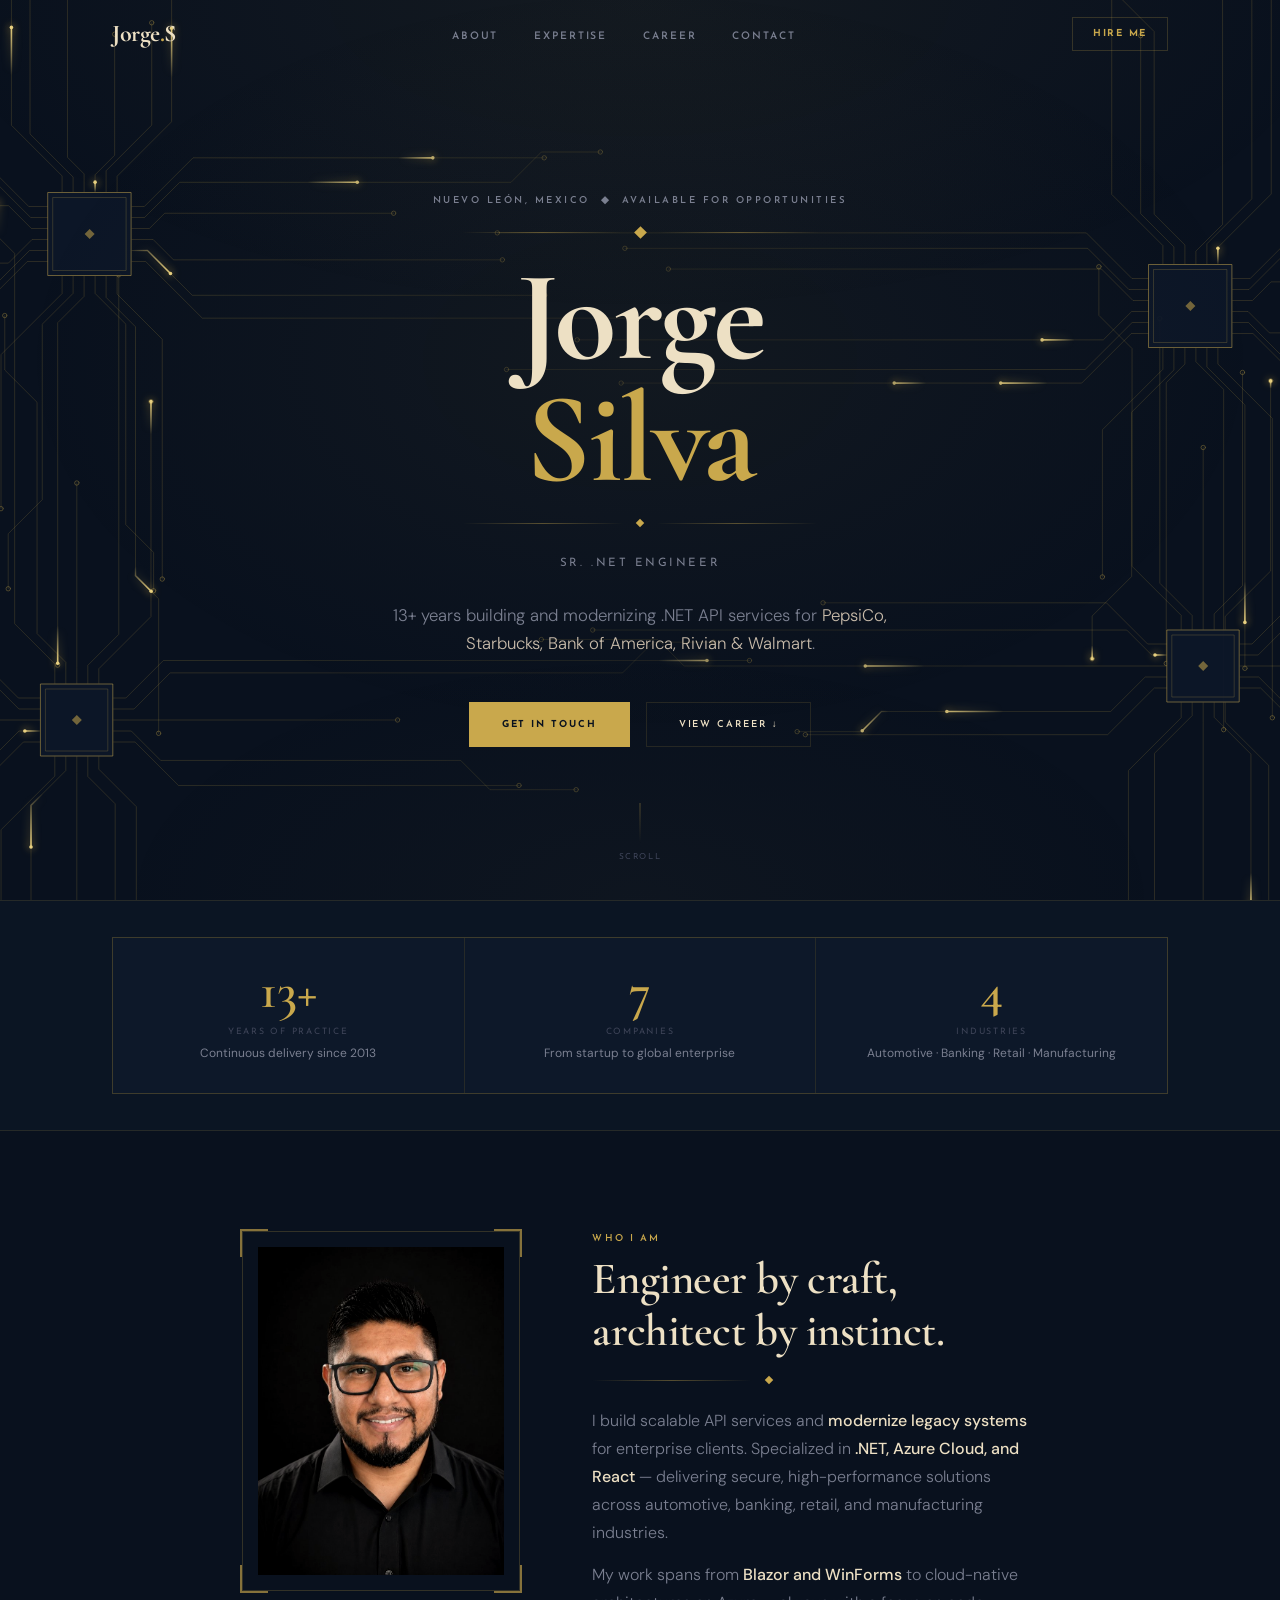
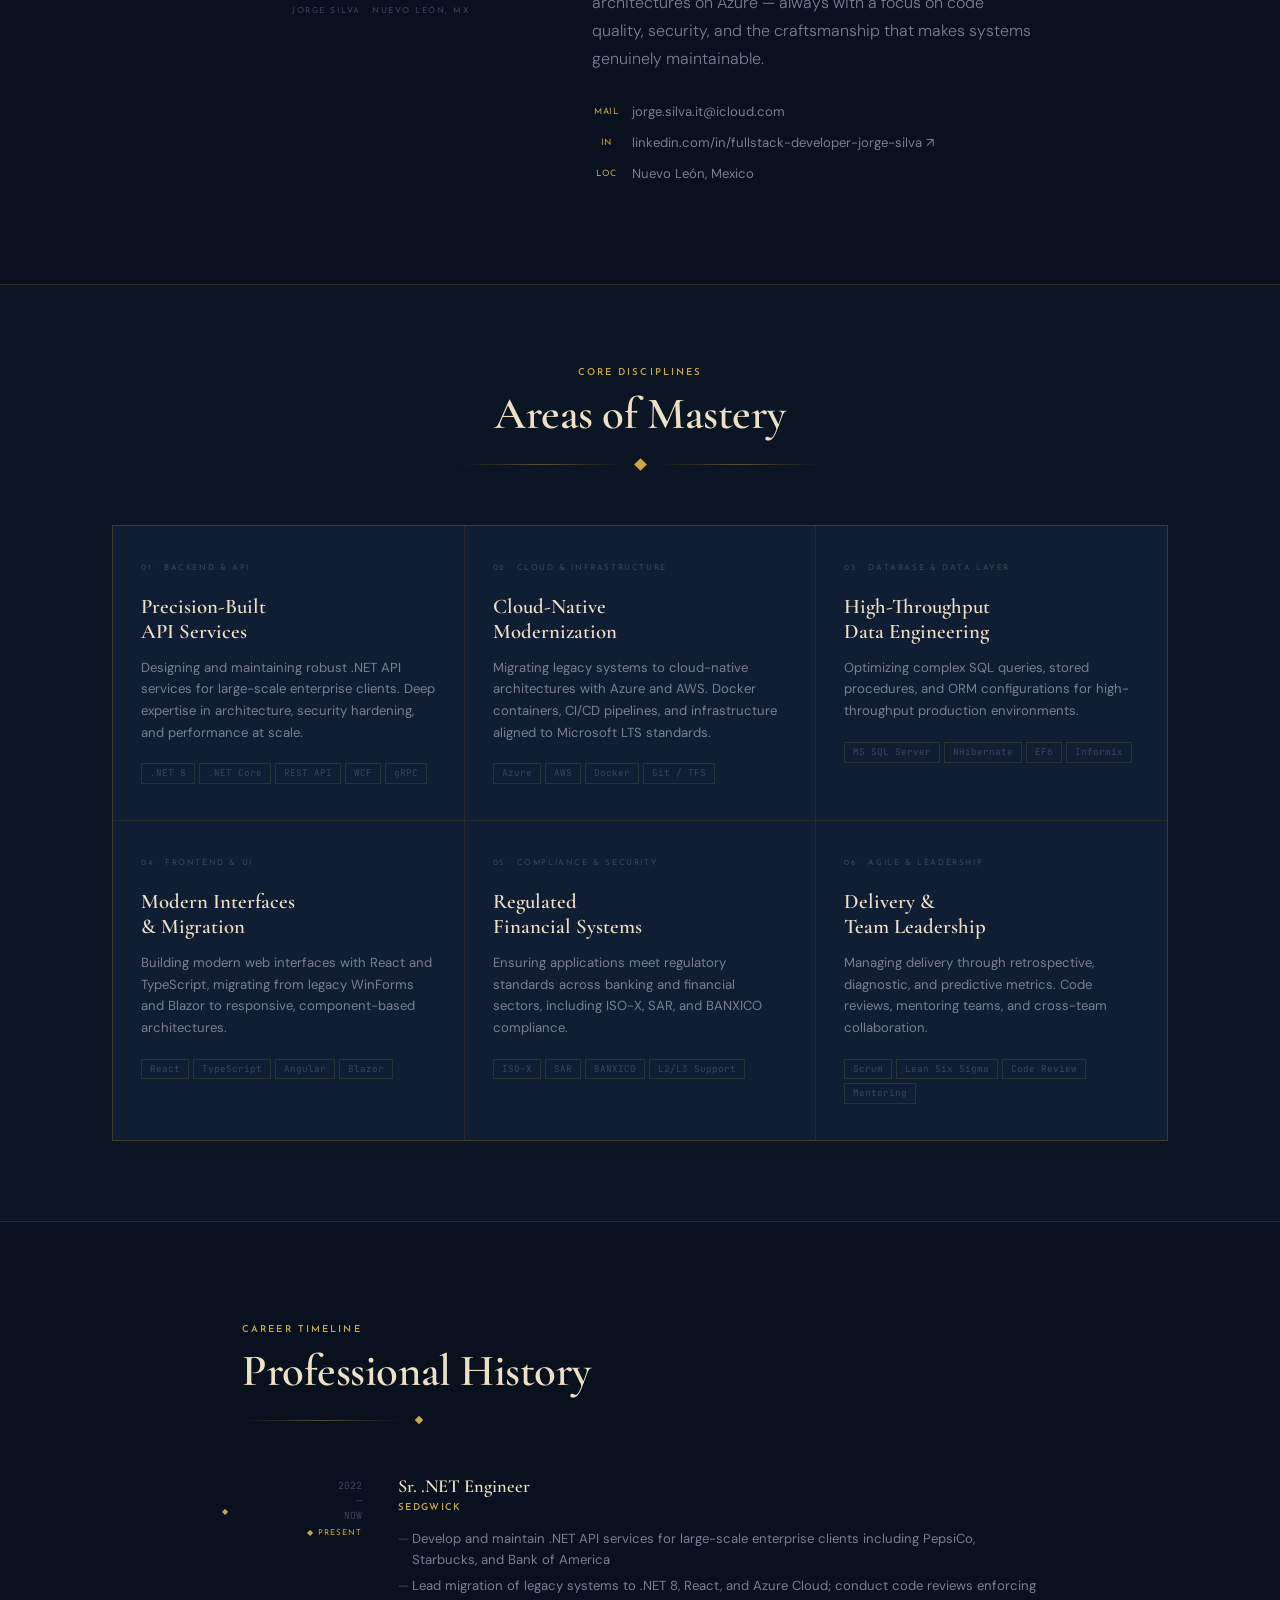
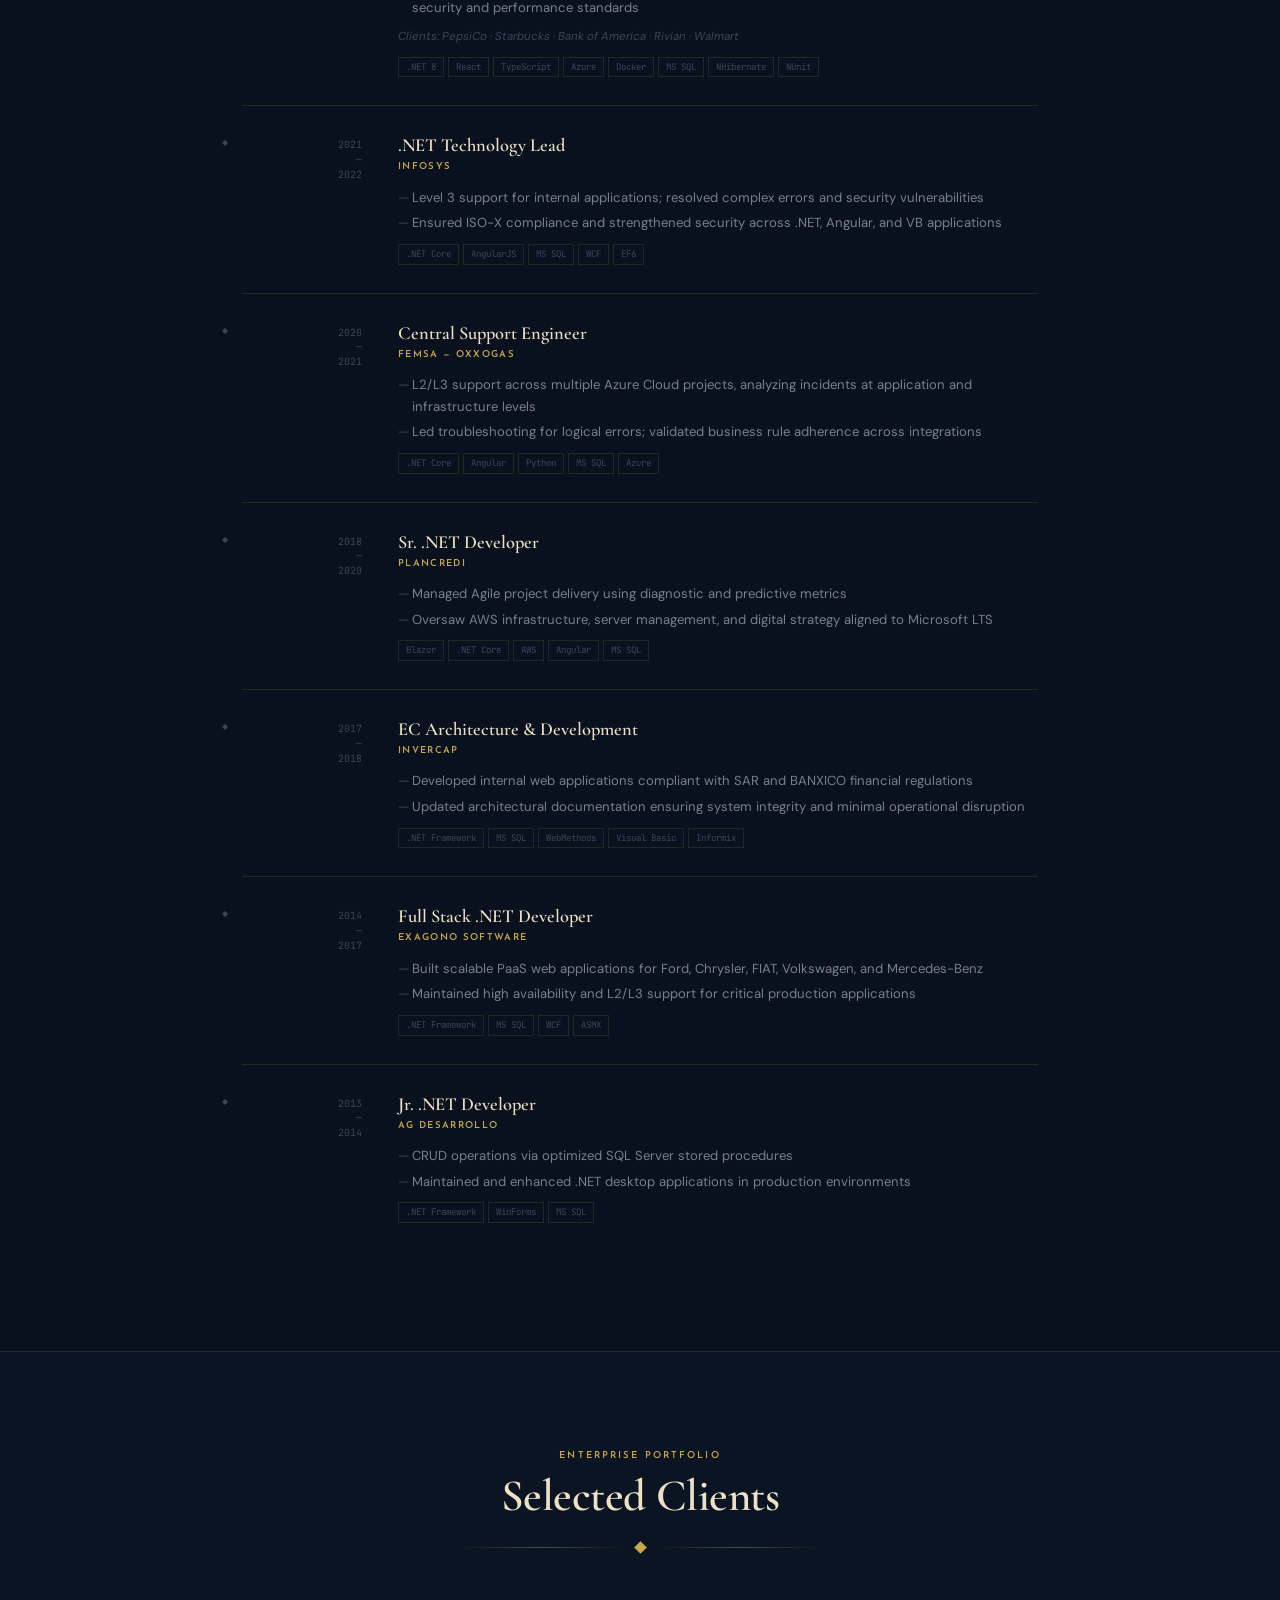
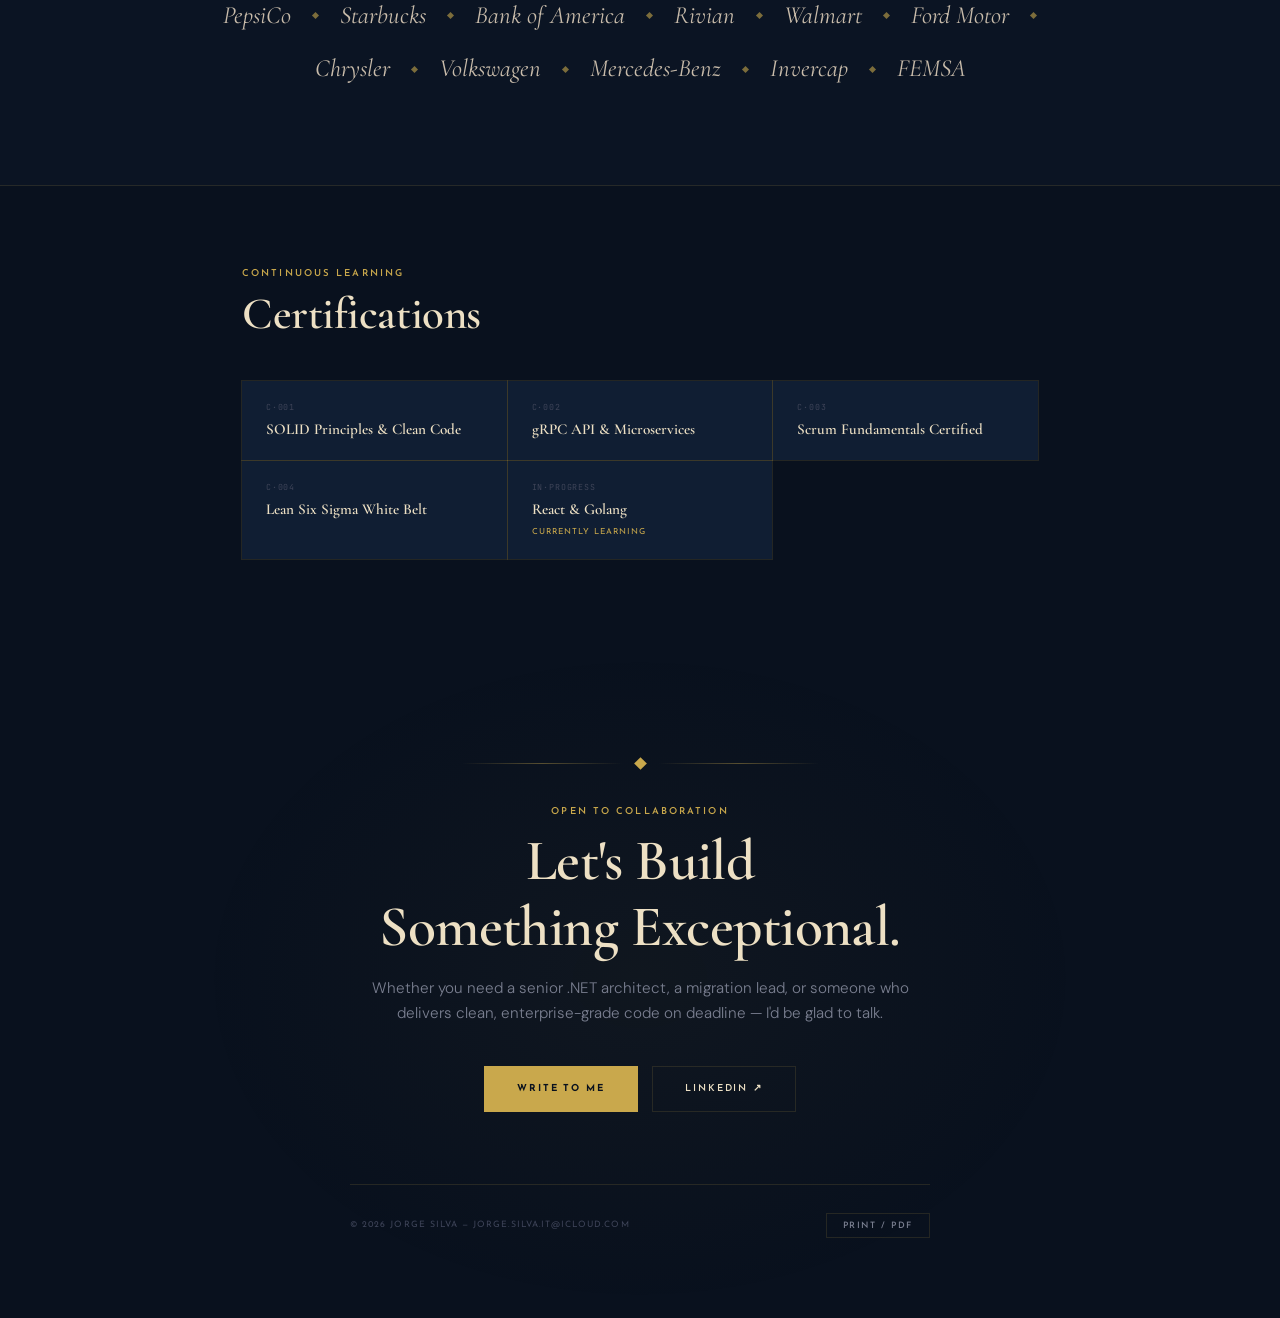
<file: index.html>
<!DOCTYPE html>
<html lang="en">
<head>
<meta charset="UTF-8">
<meta name="viewport" content="width=device-width, initial-scale=1.0">
<title>Jorge Silva — Sr. .NET Engineer</title>
<meta name="description" content="Sr. .NET Engineer — 13+ years building and modernizing .NET API services for PepsiCo, Starbucks, Bank of America, Rivian, and Walmart.">
<meta name="author" content="Jorge Silva">
<meta name="theme-color" content="#09111e">
<link rel="canonical" href="https://jorgedevelopermex.github.io/cv/">
<link rel="icon" href="assets/img/favicon.svg" type="image/svg+xml">

<!-- Open Graph / social previews -->
<meta property="og:type" content="profile">
<meta property="og:title" content="Jorge Silva — Sr. .NET Engineer">
<meta property="og:description" content="13+ years building and modernizing .NET API services for PepsiCo, Starbucks, Bank of America, Rivian & Walmart.">
<meta property="og:url" content="https://jorgedevelopermex.github.io/cv/">
<meta property="og:image" content="https://jorgedevelopermex.github.io/cv/assets/img/og-image.jpg">
<meta property="og:image:width" content="1200">
<meta property="og:image:height" content="630">
<meta name="twitter:card" content="summary_large_image">

<script type="application/ld+json">
{
  "@context": "https://schema.org",
  "@type": "Person",
  "name": "Jorge Silva",
  "jobTitle": "Sr. .NET Engineer",
  "url": "https://jorgedevelopermex.github.io/cv/",
  "image": "https://jorgedevelopermex.github.io/cv/assets/img/photo.jpg",
  "email": "mailto:jorge.silva.it@icloud.com",
  "address": { "@type": "PostalAddress", "addressRegion": "Nuevo León", "addressCountry": "MX" },
  "sameAs": ["https://www.linkedin.com/in/fullstack-developer-jorge-silva/"],
  "knowsAbout": [".NET", "C#", "Azure", "AWS", "React", "TypeScript", "MS SQL Server", "REST API", "gRPC", "Docker"]
}
</script>

<link rel="preconnect" href="https://fonts.googleapis.com">
<link rel="preconnect" href="https://fonts.gstatic.com" crossorigin>
<link href="https://fonts.googleapis.com/css2?family=Cormorant+Garamond:ital,wght@0,300;0,400;0,600;0,700;1,300;1,400&family=DM+Sans:wght@300;400;500&family=JetBrains+Mono:wght@400&family=Josefin+Sans:wght@300;400;600;700&display=swap" rel="stylesheet">
<link rel="stylesheet" href="assets/css/main.css">
</head>
<body>

<div class="circuit-bg" aria-hidden="true"><canvas id="circuit"></canvas></div>

<!-- Print-only résumé header (hidden on screen) -->
<header class="print-header print-only" aria-hidden="true">
  <div>
    <div class="ph-name">Jorge <span>Silva</span></div>
    <div class="ph-title">Sr. .NET Engineer</div>
  </div>
  <div class="ph-contact">
    jorge.silva.it@icloud.com<br>
    linkedin.com/in/fullstack-developer-jorge-silva<br>
    Nuevo León, Mexico
  </div>
</header>

<a class="skip-nav" href="#main">Skip to main content</a>

<!-- ══════════════════════ NAV ══════════════════════ -->
<nav id="nav" aria-label="Main navigation">
  <div class="container">
    <div class="nav-inner">
      <a href="#hero" class="nav-logo" aria-label="Jorge Silva — home">Jorge<span>.</span>S</a>

      <button class="nav-toggle"
              aria-expanded="false"
              aria-controls="nav-menu"
              aria-label="Open navigation menu">
        <span class="ham-line"></span>
        <span class="ham-line"></span>
        <span class="ham-line"></span>
      </button>

      <ul class="nav-links" id="nav-menu" role="list">
        <li><a href="#about">About</a></li>
        <li><a href="#expertise">Expertise</a></li>
        <li><a href="#experience">Career</a></li>
        <li><a href="#contact">Contact</a></li>
      </ul>

      <a href="mailto:jorge.silva.it@icloud.com" class="nav-cta">Hire Me</a>
    </div>
  </div>
</nav>

<!-- ══════════════════════ HERO ══════════════════════ -->
<section id="hero" class="hero" aria-labelledby="hero-name">
  <div class="hero-inner">

    <p class="hero-eyebrow reveal">Nuevo León, Mexico &nbsp;◆&nbsp; Available for Opportunities</p>

    <div class="deco-rule deco-rule--center reveal reveal--delay-1" aria-hidden="true">
      <div class="deco-line"></div>
      <div class="deco-diamond deco-diamond--lg"></div>
      <div class="deco-line"></div>
    </div>

    <h1 class="hero-name reveal reveal--delay-1" id="hero-name">
      Jorge
      <span class="surname">Silva</span>
    </h1>

    <div class="deco-rule deco-rule--center reveal reveal--delay-2" aria-hidden="true">
      <div class="deco-line"></div>
      <div class="deco-diamond"></div>
      <div class="deco-line"></div>
    </div>

    <p class="hero-title reveal reveal--delay-2">Sr. .NET Engineer</p>

    <p class="hero-sub reveal reveal--delay-3">
      13+ years building and modernizing .NET API services for
      <em>PepsiCo, Starbucks, Bank of America, Rivian &amp; Walmart</em>.
    </p>

    <div class="hero-cta reveal reveal--delay-3">
      <a href="mailto:jorge.silva.it@icloud.com" class="btn-gold">
        Get in Touch
      </a>
      <a href="#experience" class="btn-ghost">
        View Career ↓
      </a>
    </div>

  </div>

  <div class="scroll-hint" aria-hidden="true">
    <div class="scroll-hint-line"></div>
    <span>Scroll</span>
  </div>
</section>

<!-- ══════════════════════ CREDENTIALS STRIP ══════════════════════ -->
<div class="cred-strip" aria-label="Career highlights">
  <div class="container">
    <div class="cred-grid">
      <div class="cred-item reveal">
        <span class="cred-num" aria-label="13 or more">13+</span>
        <span class="cred-label">Years of Practice</span>
        <span class="cred-desc">Continuous delivery since 2013</span>
      </div>
      <div class="cred-item reveal reveal--delay-1">
        <span class="cred-num">7</span>
        <span class="cred-label">Companies</span>
        <span class="cred-desc">From startup to global enterprise</span>
      </div>
      <div class="cred-item reveal reveal--delay-2">
        <span class="cred-num">4</span>
        <span class="cred-label">Industries</span>
        <span class="cred-desc">Automotive · Banking · Retail · Manufacturing</span>
      </div>
    </div>
  </div>
</div>

<!-- ══════════════════════ ABOUT ══════════════════════ -->
<section id="about" class="about" aria-labelledby="about-h">
  <div class="container container--narrow">
    <div class="about-grid">

      <!-- Photo -->
      <div class="reveal">
        <div class="photo-frame-wrap">
          <span class="c c-tl" aria-hidden="true"></span>
          <span class="c c-tr" aria-hidden="true"></span>
          <span class="c c-bl" aria-hidden="true"></span>
          <span class="c c-br" aria-hidden="true"></span>
          <img src="assets/img/photo.jpg" alt="Jorge Silva, Sr. .NET Engineer">
        </div>
        <p class="photo-caption">Jorge Silva · Nuevo León, MX</p>
      </div>

      <!-- Text -->
      <div class="about-text reveal reveal--delay-1">
        <p class="section-label">Who I Am</p>
        <h2 class="print-h print-only" aria-hidden="true">Summary</h2>
        <h2 class="section-title" id="about-h">Engineer by craft,<br>architect by instinct.</h2>

        <div class="deco-rule" aria-hidden="true" style="max-width:200px;margin:20px 0 24px;">
          <div class="deco-line"></div>
          <div class="deco-diamond"></div>
        </div>

        <p class="about-p">
          I build scalable API services and <strong>modernize legacy systems</strong> for enterprise clients. Specialized in <strong>.NET, Azure Cloud, and React</strong> — delivering secure, high-performance solutions across automotive, banking, retail, and manufacturing industries.
        </p>
        <p class="about-p">
          My work spans from <strong>Blazor and WinForms</strong> to cloud-native architectures on Azure — always with a focus on code quality, security, and the craftsmanship that makes systems genuinely maintainable.
        </p>

        <div aria-label="Contact information" class="about-contact">
          <div class="ac-item">
            <span class="ac-glyph">Mail</span>
            <a href="mailto:jorge.silva.it@icloud.com">jorge.silva.it@icloud.com</a>
          </div>
          <div class="ac-item">
            <span class="ac-glyph">In</span>
            <a href="https://www.linkedin.com/in/fullstack-developer-jorge-silva/"
               target="_blank" rel="noopener"
               aria-label="LinkedIn profile (opens in new tab)">
              linkedin.com/in/fullstack-developer-jorge-silva ↗
            </a>
          </div>
          <div class="ac-item">
            <span class="ac-glyph">Loc</span>
            <span>Nuevo León, Mexico</span>
          </div>
        </div>
      </div>

    </div>
  </div>
</section>

<!-- ══════════════════════ EXPERTISE ══════════════════════ -->
<section id="expertise" class="expertise" aria-labelledby="exp-h">
  <div class="container">
    <div class="expertise-head reveal">
      <p class="section-label" style="text-align:center">Core Disciplines</p>
      <h2 class="section-title" id="exp-h" style="text-align:center">Areas of Mastery</h2>
      <div class="deco-rule deco-rule--center" aria-hidden="true" style="margin-top:20px;">
        <div class="deco-line"></div>
        <div class="deco-diamond deco-diamond--lg"></div>
        <div class="deco-line"></div>
      </div>
    </div>
    <h2 class="print-h print-only" aria-hidden="true">Core Skills</h2>

    <div class="expertise-grid">
      <div class="exp-card reveal">
        <div class="exp-card-num">01 · Backend &amp; API</div>
        <h3 class="exp-card-title">Precision-Built<br>API Services</h3>
        <p class="exp-card-desc">
          Designing and maintaining robust .NET API services for large-scale enterprise clients. Deep expertise in architecture, security hardening, and performance at scale.
        </p>
        <div class="exp-tags">
          <span class="exp-tag">.NET 8</span>
          <span class="exp-tag">.NET Core</span>
          <span class="exp-tag">REST API</span>
          <span class="exp-tag">WCF</span>
          <span class="exp-tag">gRPC</span>
        </div>
      </div>

      <div class="exp-card reveal reveal--delay-1">
        <div class="exp-card-num">02 · Cloud &amp; Infrastructure</div>
        <h3 class="exp-card-title">Cloud-Native<br>Modernization</h3>
        <p class="exp-card-desc">
          Migrating legacy systems to cloud-native architectures with Azure and AWS. Docker containers, CI/CD pipelines, and infrastructure aligned to Microsoft LTS standards.
        </p>
        <div class="exp-tags">
          <span class="exp-tag">Azure</span>
          <span class="exp-tag">AWS</span>
          <span class="exp-tag">Docker</span>
          <span class="exp-tag">Git / TFS</span>
        </div>
      </div>

      <div class="exp-card reveal reveal--delay-2">
        <div class="exp-card-num">03 · Database &amp; Data Layer</div>
        <h3 class="exp-card-title">High-Throughput<br>Data Engineering</h3>
        <p class="exp-card-desc">
          Optimizing complex SQL queries, stored procedures, and ORM configurations for high-throughput production environments.
        </p>
        <div class="exp-tags">
          <span class="exp-tag">MS SQL Server</span>
          <span class="exp-tag">NHibernate</span>
          <span class="exp-tag">EF6</span>
          <span class="exp-tag">Informix</span>
        </div>
      </div>

      <div class="exp-card reveal">
        <div class="exp-card-num">04 · Frontend &amp; UI</div>
        <h3 class="exp-card-title">Modern Interfaces<br>&amp; Migration</h3>
        <p class="exp-card-desc">
          Building modern web interfaces with React and TypeScript, migrating from legacy WinForms and Blazor to responsive, component-based architectures.
        </p>
        <div class="exp-tags">
          <span class="exp-tag">React</span>
          <span class="exp-tag">TypeScript</span>
          <span class="exp-tag">Angular</span>
          <span class="exp-tag">Blazor</span>
        </div>
      </div>

      <div class="exp-card reveal reveal--delay-1">
        <div class="exp-card-num">05 · Compliance &amp; Security</div>
        <h3 class="exp-card-title">Regulated<br>Financial Systems</h3>
        <p class="exp-card-desc">
          Ensuring applications meet regulatory standards across banking and financial sectors, including ISO-X, SAR, and BANXICO compliance.
        </p>
        <div class="exp-tags">
          <span class="exp-tag">ISO-X</span>
          <span class="exp-tag">SAR</span>
          <span class="exp-tag">BANXICO</span>
          <span class="exp-tag">L2/L3 Support</span>
        </div>
      </div>

      <div class="exp-card reveal reveal--delay-2">
        <div class="exp-card-num">06 · Agile &amp; Leadership</div>
        <h3 class="exp-card-title">Delivery &amp;<br>Team Leadership</h3>
        <p class="exp-card-desc">
          Managing delivery through retrospective, diagnostic, and predictive metrics. Code reviews, mentoring teams, and cross-team collaboration.
        </p>
        <div class="exp-tags">
          <span class="exp-tag">Scrum</span>
          <span class="exp-tag">Lean Six Sigma</span>
          <span class="exp-tag">Code Review</span>
          <span class="exp-tag">Mentoring</span>
        </div>
      </div>
    </div>
  </div>
</section>

<!-- ══════════════════════ EXPERIENCE ══════════════════════ -->
<section id="experience" class="experience" aria-labelledby="career-h">
  <div class="container container--narrow" id="main">
    <div class="experience-head reveal">
      <p class="section-label">Career Timeline</p>
      <h2 class="section-title" id="career-h">Professional History</h2>
      <div class="deco-rule" aria-hidden="true" style="max-width:220px;margin:20px 0 0;">
        <div class="deco-line"></div>
        <div class="deco-diamond"></div>
      </div>
    </div>

    <div class="timeline">

      <article class="timeline-item reveal">
        <div class="tl-dates" aria-label="June 2022 to present">
          2022<br>—<br>NOW
          <span class="now" aria-label="Current position">◆ Present</span>
        </div>
        <div>
          <div class="tl-role">Sr. .NET Engineer</div>
          <div class="tl-company">Sedgwick</div>
          <ul class="tl-desc">
            <li>Develop and maintain .NET API services for large-scale enterprise clients including PepsiCo, Starbucks, and Bank of America</li>
            <li>Lead migration of legacy systems to .NET 8, React, and Azure Cloud; conduct code reviews enforcing security and performance standards</li>
          </ul>
          <div class="tl-clients">Clients: PepsiCo · Starbucks · Bank of America · Rivian · Walmart</div>
          <div class="tl-tech">
            <span>.NET 8</span><span>React</span><span>TypeScript</span><span>Azure</span>
            <span>Docker</span><span>MS SQL</span><span>NHibernate</span><span>NUnit</span>
          </div>
        </div>
      </article>

      <article class="timeline-item reveal">
        <div class="tl-dates" aria-label="May 2021 to June 2022">2021<br>—<br>2022</div>
        <div>
          <div class="tl-role">.NET Technology Lead</div>
          <div class="tl-company">Infosys</div>
          <ul class="tl-desc">
            <li>Level 3 support for internal applications; resolved complex errors and security vulnerabilities</li>
            <li>Ensured ISO-X compliance and strengthened security across .NET, Angular, and VB applications</li>
          </ul>
          <div class="tl-tech"><span>.NET Core</span><span>AngularJS</span><span>MS SQL</span><span>WCF</span><span>EF6</span></div>
        </div>
      </article>

      <article class="timeline-item reveal">
        <div class="tl-dates" aria-label="August 2020 to May 2021">2020<br>—<br>2021</div>
        <div>
          <div class="tl-role">Central Support Engineer</div>
          <div class="tl-company">FEMSA — OXXOGAS</div>
          <ul class="tl-desc">
            <li>L2/L3 support across multiple Azure Cloud projects, analyzing incidents at application and infrastructure levels</li>
            <li>Led troubleshooting for logical errors; validated business rule adherence across integrations</li>
          </ul>
          <div class="tl-tech"><span>.NET Core</span><span>Angular</span><span>Python</span><span>MS SQL</span><span>Azure</span></div>
        </div>
      </article>

      <article class="timeline-item reveal">
        <div class="tl-dates" aria-label="September 2018 to August 2020">2018<br>—<br>2020</div>
        <div>
          <div class="tl-role">Sr. .NET Developer</div>
          <div class="tl-company">PlanCredi</div>
          <ul class="tl-desc">
            <li>Managed Agile project delivery using diagnostic and predictive metrics</li>
            <li>Oversaw AWS infrastructure, server management, and digital strategy aligned to Microsoft LTS</li>
          </ul>
          <div class="tl-tech"><span>Blazor</span><span>.NET Core</span><span>AWS</span><span>Angular</span><span>MS SQL</span></div>
        </div>
      </article>

      <article class="timeline-item reveal">
        <div class="tl-dates" aria-label="November 2017 to September 2018">2017<br>—<br>2018</div>
        <div>
          <div class="tl-role">EC Architecture &amp; Development</div>
          <div class="tl-company">INVERCAP</div>
          <ul class="tl-desc">
            <li>Developed internal web applications compliant with SAR and BANXICO financial regulations</li>
            <li>Updated architectural documentation ensuring system integrity and minimal operational disruption</li>
          </ul>
          <div class="tl-tech"><span>.NET Framework</span><span>MS SQL</span><span>WebMethods</span><span>Visual Basic</span><span>Informix</span></div>
        </div>
      </article>

      <article class="timeline-item reveal">
        <div class="tl-dates" aria-label="January 2014 to November 2017">2014<br>—<br>2017</div>
        <div>
          <div class="tl-role">Full Stack .NET Developer</div>
          <div class="tl-company">Exagono Software</div>
          <ul class="tl-desc">
            <li>Built scalable PaaS web applications for Ford, Chrysler, FIAT, Volkswagen, and Mercedes-Benz</li>
            <li>Maintained high availability and L2/L3 support for critical production applications</li>
          </ul>
          <div class="tl-tech"><span>.NET Framework</span><span>MS SQL</span><span>WCF</span><span>ASMX</span></div>
        </div>
      </article>

      <article class="timeline-item reveal">
        <div class="tl-dates" aria-label="May 2013 to January 2014">2013<br>—<br>2014</div>
        <div>
          <div class="tl-role">Jr. .NET Developer</div>
          <div class="tl-company">AG Desarrollo</div>
          <ul class="tl-desc">
            <li>CRUD operations via optimized SQL Server stored procedures</li>
            <li>Maintained and enhanced .NET desktop applications in production environments</li>
          </ul>
          <div class="tl-tech"><span>.NET Framework</span><span>WinForms</span><span>MS SQL</span></div>
        </div>
      </article>

    </div>
  </div>
</section>

<!-- ══════════════════════ CLIENTS ══════════════════════ -->
<section class="clients" id="clients" aria-label="Selected enterprise clients">
  <div class="container">
    <div class="clients-head reveal">
      <p class="section-label">Enterprise Portfolio</p>
      <h2 class="section-title">Selected Clients</h2>
      <div class="deco-rule deco-rule--center" aria-hidden="true" style="margin-top:20px;">
        <div class="deco-line"></div>
        <div class="deco-diamond deco-diamond--lg"></div>
        <div class="deco-line"></div>
      </div>
    </div>
    <ul class="clients-list reveal reveal--delay-1">
      <li class="client-name">PepsiCo</li>
      <li class="client-name">Starbucks</li>
      <li class="client-name">Bank of America</li>
      <li class="client-name">Rivian</li>
      <li class="client-name">Walmart</li>
      <li class="client-name">Ford Motor</li>
      <li class="client-name">Chrysler</li>
      <li class="client-name">Volkswagen</li>
      <li class="client-name">Mercedes-Benz</li>
      <li class="client-name">Invercap</li>
      <li class="client-name">FEMSA</li>
    </ul>
  </div>
</section>

<!-- ══════════════════════ CERTIFICATIONS ══════════════════════ -->
<section class="certs" aria-labelledby="cert-h">
  <div class="container container--narrow">
    <div class="certs-head reveal">
      <p class="section-label">Continuous Learning</p>
      <h2 class="section-title" id="cert-h">Certifications</h2>
    </div>
    <div class="cert-grid">
      <div class="cert-item reveal">
        <span class="cert-id">C·001</span>
        <span class="cert-name-text">SOLID Principles &amp; Clean Code</span>
      </div>
      <div class="cert-item reveal reveal--delay-1">
        <span class="cert-id">C·002</span>
        <span class="cert-name-text">gRPC API &amp; Microservices</span>
      </div>
      <div class="cert-item reveal reveal--delay-2">
        <span class="cert-id">C·003</span>
        <span class="cert-name-text">Scrum Fundamentals Certified</span>
      </div>
      <div class="cert-item reveal reveal--delay-3">
        <span class="cert-id">C·004</span>
        <span class="cert-name-text">Lean Six Sigma White Belt</span>
      </div>
      <div class="cert-item reveal">
        <span class="cert-id">IN·PROGRESS</span>
        <span class="cert-name-text">React &amp; Golang</span>
        <span class="cert-active">Currently learning</span>
      </div>
    </div>
  </div>
</section>

<!-- ══════════════════════ CONTACT ══════════════════════ -->
<section id="contact" class="contact" aria-labelledby="contact-h">
  <div class="container">
    <div class="contact-inner">

      <div class="reveal">
        <div class="deco-rule deco-rule--center" aria-hidden="true" style="margin-bottom:36px;">
          <div class="deco-line"></div>
          <div class="deco-diamond deco-diamond--lg"></div>
          <div class="deco-line"></div>
        </div>
        <p class="section-label">Open to Collaboration</p>
        <h2 class="contact-title" id="contact-h">Let's Build Something&nbsp;Exceptional.</h2>
        <p class="contact-sub">
          Whether you need a senior .NET architect, a migration lead, or someone who delivers clean, enterprise-grade code on deadline — I'd be glad to talk.
        </p>
        <div class="contact-cta">
          <a href="mailto:jorge.silva.it@icloud.com" class="btn-gold">Write to Me</a>
          <a href="https://www.linkedin.com/in/fullstack-developer-jorge-silva/"
             target="_blank" rel="noopener"
             class="btn-ghost"
             aria-label="LinkedIn profile (opens in new tab)">
            LinkedIn ↗
          </a>
        </div>
      </div>

      <div class="footer-bar reveal">
        <span class="footer-copy">© <span id="year"></span> Jorge Silva — jorge.silva.it@icloud.com</span>
        <button class="btn-print no-print" onclick="window.print()" aria-label="Print or save as PDF">
          Print / PDF
        </button>
      </div>

    </div>
  </div>
</section>

<script src="assets/js/main.js" defer></script>
</body>
</html>
</file>
<file: assets/css/main.css>
/* ══════════════════════════════════════════
   DESIGN TOKENS
══════════════════════════════════════════ */
:root {
  --bg:          #09111e;
  --bg-2:        #0d1829;
  --bg-card:     #101e33;
  --bg-light:    #142238;
  --gold:        #c9a84c;
  --gold-lt:     #e8d080;
  --gold-dim:    rgba(201,168,76,0.12);
  --gold-border: rgba(201,168,76,0.22);
  --gold-line:   rgba(201,168,76,0.4);
  --cream:       #ede0c4;
  --text:        #c8bbaa;
  --text-muted:  #7a7f90;
  --text-dim:    #3e4458;
  --border:      rgba(201,168,76,0.14);
  --serif:  'Cormorant Garamond', Georgia, serif;
  --label:  'Josefin Sans', sans-serif;
  --sans:   'DM Sans', system-ui, sans-serif;
  --mono:   'JetBrains Mono', monospace;
  --ease:   cubic-bezier(0.4,0,0.2,1);
  --t:      0.3s var(--ease);
  --t-slow: 0.6s var(--ease);
}

/* ══════════════════════════════════════════
   RESET
══════════════════════════════════════════ */
*,*::before,*::after{margin:0;padding:0;box-sizing:border-box;}
html{font-size:16px;scroll-behavior:smooth;}
body{
  font-family:var(--sans);
  background:var(--bg);
  color:var(--text);
  line-height:1.6;
  overflow-x:hidden;
  -webkit-font-smoothing:antialiased;
}
a{color:inherit;text-decoration:none;}
ul{list-style:none;}
img{display:block;max-width:100%;}
button{font-family:inherit;cursor:pointer;}

/* ══════════════════════════════════════════
   BACKGROUND PATTERN
══════════════════════════════════════════ */
body::before{
  content:'';
  position:fixed;
  inset:0;
  pointer-events:none;
  z-index:0;
  background:
    radial-gradient(ellipse 80% 50% at 50% 0%, rgba(201,168,76,0.06) 0%, transparent 70%),
    radial-gradient(ellipse 60% 40% at 50% 100%, rgba(201,168,76,0.03) 0%, transparent 70%);
}

/* Page-wide animated circuit board (canvas, drawn in JS) */
.circuit-bg{
  position:fixed;
  inset:0;
  z-index:0;
  pointer-events:none;
  /* quieter in the middle column where the content sits */
  -webkit-mask-image:radial-gradient(ellipse 38% 70% at 50% 50%, rgba(0,0,0,0.45) 0%, #000 100%);
          mask-image:radial-gradient(ellipse 38% 70% at 50% 50%, rgba(0,0,0,0.45) 0%, #000 100%);
}
.circuit-bg canvas{display:block;width:100%;height:100%;}
/* Size to the "large" viewport so the layer doesn't resize while the
   mobile address bar slides in and out during scroll */
@supports (height:100lvh){
  .circuit-bg{bottom:auto;height:100lvh;}
}
/* On phones the content spans the full width, so the centre fade would
   dim almost everything — use a much lighter fade there */
@media screen and (max-width:760px){
  .circuit-bg{
    -webkit-mask-image:radial-gradient(ellipse 60% 50% at 50% 50%, rgba(0,0,0,0.75) 0%, #000 100%);
            mask-image:radial-gradient(ellipse 60% 50% at 50% 50%, rgba(0,0,0,0.75) 0%, #000 100%);
  }
}

/* ══════════════════════════════════════════
   SKIP / FOCUS
══════════════════════════════════════════ */
.skip-nav{
  position:absolute;top:-100%;left:16px;z-index:9999;
  padding:8px 16px;background:var(--gold);color:#0a0a0a;
  font-family:var(--label);font-size:0.8rem;font-weight:600;
  transition:top var(--t);
}
.skip-nav:focus{top:12px;}
:focus{outline:none;}
:focus-visible{outline:2px solid var(--gold);outline-offset:3px;}

/* ══════════════════════════════════════════
   LAYOUT UTILITY
══════════════════════════════════════════ */
.container{
  max-width:1120px;
  margin:0 auto;
  padding:0 32px;
  position:relative;z-index:1;
}
.container--narrow{max-width:860px;}

/* ══════════════════════════════════════════
   DECORATIVE COMPONENTS
══════════════════════════════════════════ */

/* Horizontal ornament rule */
.deco-rule{
  display:flex;
  align-items:center;
  gap:14px;
  margin:20px 0;
}
.deco-rule--center{justify-content:center;}
.deco-line{
  flex:1;
  height:1px;
  background:linear-gradient(90deg, transparent, var(--gold-line), transparent);
  max-width:160px;
}
.deco-diamond{
  width:6px;height:6px;
  background:var(--gold);
  transform:rotate(45deg);
  flex-shrink:0;
}
.deco-diamond--lg{width:9px;height:9px;}

/* Corner brackets */
.bracket{
  position:relative;
}
.bracket::before,.bracket::after,.bracket .bc-b::before,.bracket .bc-b::after{
  content:'';
  position:absolute;
  width:22px;height:22px;
  border-color:var(--gold);
  border-style:solid;
  opacity:0.55;
}
.bracket::before{top:-1px;left:-1px;border-width:1px 0 0 1px;}
.bracket::after{top:-1px;right:-1px;border-width:1px 1px 0 0;}
.bracket .bc-b::before{bottom:-1px;left:-1px;border-width:0 0 1px 1px;}
.bracket .bc-b::after{bottom:-1px;right:-1px;border-width:0 1px 1px 0;}

/* Section label */
.section-label{
  font-family:var(--label);
  font-size:0.6rem;
  font-weight:600;
  letter-spacing:0.22em;
  text-transform:uppercase;
  color:var(--gold);
  margin-bottom:8px;
}
.section-title{
  font-family:var(--serif);
  font-size:clamp(2rem,4vw,2.8rem);
  font-weight:600;
  color:var(--cream);
  line-height:1.15;
  letter-spacing:-0.01em;
}

/* Scroll reveal */
.reveal{
  opacity:0;
  transform:translateY(22px);
  transition:opacity var(--t-slow), transform var(--t-slow);
}
.reveal.visible{opacity:1;transform:translateY(0);}
.reveal--delay-1{transition-delay:0.1s;}
.reveal--delay-2{transition-delay:0.2s;}
.reveal--delay-3{transition-delay:0.3s;}

@media(prefers-reduced-motion:reduce){
  .reveal{opacity:1;transform:none;transition:none;}
}

/* ══════════════════════════════════════════
   NAVIGATION
══════════════════════════════════════════ */
nav{
  position:fixed;top:0;left:0;right:0;
  z-index:100;
  transition:background var(--t),border-color var(--t);
  border-bottom:1px solid transparent;
  padding:0;
}
nav.scrolled{
  background:rgba(9,17,30,0.95);
  backdrop-filter:blur(16px);
  -webkit-backdrop-filter:blur(16px);
  border-color:var(--border);
}
.nav-inner{
  display:flex;
  align-items:center;
  justify-content:space-between;
  height:68px;
  position:relative;z-index:1;
}
.nav-logo{
  font-family:var(--serif);
  font-size:1.5rem;
  font-weight:700;
  color:var(--cream);
  letter-spacing:-0.02em;
}
.nav-logo span{color:var(--gold);}
.nav-links{
  display:flex;
  align-items:center;
  gap:36px;
}
.nav-links a{
  font-family:var(--label);
  font-size:0.65rem;
  font-weight:600;
  letter-spacing:0.18em;
  text-transform:uppercase;
  color:var(--text-muted);
  transition:color var(--t);
  padding:4px 0;
  position:relative;
}
.nav-links a::after{
  content:'';
  position:absolute;
  bottom:0;left:0;right:0;
  height:1px;
  background:var(--gold);
  transform:scaleX(0);
  transition:transform var(--t);
  transform-origin:left;
}
.nav-links a:hover{color:var(--cream);}
.nav-links a:hover::after{transform:scaleX(1);}

.nav-cta{
  font-family:var(--label);
  font-size:0.6rem;
  font-weight:700;
  letter-spacing:0.18em;
  text-transform:uppercase;
  color:var(--gold);
  padding:8px 20px;
  border:1px solid var(--gold-border);
  transition:background var(--t),color var(--t),border-color var(--t);
}
.nav-cta:hover{background:var(--gold-dim);border-color:var(--gold);color:var(--gold-lt);}

/* Mobile hamburger */
.nav-toggle{
  display:none;
  flex-direction:column;
  justify-content:center;
  gap:5px;
  width:36px;height:36px;
  background:transparent;
  border:1px solid var(--border);
  padding:7px;
}
.ham-line{
  display:block;
  width:100%;height:1px;
  background:var(--text);
  transition:transform var(--t),opacity var(--t);
}
.nav-toggle[aria-expanded="true"] .ham-line:nth-child(1){transform:translateY(6px) rotate(45deg);}
.nav-toggle[aria-expanded="true"] .ham-line:nth-child(2){opacity:0;}
.nav-toggle[aria-expanded="true"] .ham-line:nth-child(3){transform:translateY(-6px) rotate(-45deg);}

/* ══════════════════════════════════════════
   HERO
══════════════════════════════════════════ */
.hero{
  min-height:100vh;
  display:flex;
  align-items:center;
  justify-content:center;
  text-align:center;
  padding:120px 24px 80px;
  position:relative;
}
.hero::after{
  content:'';
  position:absolute;
  inset:0;
  background:radial-gradient(ellipse 70% 60% at 50% 40%, rgba(201,168,76,0.05) 0%, transparent 70%);
  pointer-events:none;
}
.hero-inner{
  max-width:760px;
  position:relative;z-index:1;
}
.hero-eyebrow{
  font-family:var(--label);
  font-size:0.6rem;
  font-weight:600;
  letter-spacing:0.26em;
  text-transform:uppercase;
  color:var(--text-muted);
  margin-bottom:20px;
}
.hero-name{
  font-family:var(--serif);
  font-size:clamp(4rem,10vw,8rem);
  font-weight:700;
  line-height:0.95;
  letter-spacing:-0.02em;
  color:var(--cream);
  margin-bottom:0;
}
.hero-name .surname{
  display:block;
  color:var(--gold);
}
.hero-title{
  font-family:var(--label);
  font-size:0.72rem;
  font-weight:400;
  letter-spacing:0.22em;
  text-transform:uppercase;
  color:var(--text-muted);
  margin-top:28px;
}
.hero-sub{
  font-size:1.05rem;
  color:var(--text-muted);
  line-height:1.7;
  max-width:520px;
  margin:28px auto 0;
  font-weight:300;
}
.hero-sub em{color:var(--text);font-style:normal;}
.hero-cta{
  display:flex;
  align-items:center;
  justify-content:center;
  gap:16px;
  margin-top:44px;
  flex-wrap:wrap;
}

/* Buttons */
.btn-gold{
  display:inline-flex;align-items:center;gap:8px;
  font-family:var(--label);
  font-size:0.6rem;font-weight:700;
  letter-spacing:0.2em;text-transform:uppercase;
  padding:14px 32px;
  background:var(--gold);
  color:#09111e;
  border:1px solid var(--gold);
  transition:background var(--t),color var(--t),transform var(--t);
}
.btn-gold:hover{background:var(--gold-lt);transform:translateY(-2px);}
.btn-gold:active{transform:translateY(0);background:var(--gold);}
.btn-ghost{
  display:inline-flex;align-items:center;gap:8px;
  font-family:var(--label);
  font-size:0.6rem;font-weight:600;
  letter-spacing:0.2em;text-transform:uppercase;
  padding:14px 32px;
  background:transparent;
  color:var(--cream);
  border:1px solid var(--border);
  transition:border-color var(--t),color var(--t),transform var(--t);
}
.btn-ghost:hover{border-color:var(--gold-line);color:var(--gold);transform:translateY(-2px);}
.btn-ghost:active{transform:translateY(0);}

/* Scroll indicator */
.scroll-hint{
  position:absolute;
  bottom:36px;left:50%;
  transform:translateX(-50%);
  display:flex;flex-direction:column;
  align-items:center;gap:8px;
  font-family:var(--label);
  font-size:0.52rem;letter-spacing:0.2em;
  text-transform:uppercase;color:var(--text-dim);
  animation:hint-bob 2.5s ease-in-out infinite;
}
.scroll-hint-line{
  width:1px;height:40px;
  background:linear-gradient(to bottom,var(--gold-line),transparent);
}
@keyframes hint-bob{
  0%,100%{transform:translateX(-50%) translateY(0);}
  50%{transform:translateX(-50%) translateY(6px);}
}
@media(prefers-reduced-motion:reduce){.scroll-hint{animation:none;}}

/* ══════════════════════════════════════════
   CREDENTIALS STRIP
══════════════════════════════════════════ */
.cred-strip{
  background:rgba(13,24,41,0.55);
  border-top:1px solid var(--border);
  border-bottom:1px solid var(--border);
  padding:36px 0;
}
.cred-grid{
  display:grid;
  grid-template-columns:repeat(3,1fr);
  gap:1px;
  background:var(--border);
  border:1px solid var(--border);
}
.cred-item{
  background:var(--bg-2);
  padding:28px 24px;
  text-align:center;
}
.cred-num{
  font-family:var(--serif);
  font-size:clamp(2.2rem,4vw,3.2rem);
  font-weight:600;
  color:var(--gold);
  line-height:1;
  display:block;
}
.cred-label{
  font-family:var(--label);
  font-size:0.55rem;
  letter-spacing:0.2em;
  text-transform:uppercase;
  color:var(--text-dim);
  margin-top:8px;
  display:block;
}
.cred-desc{
  font-size:0.75rem;
  color:var(--text-muted);
  margin-top:4px;
  line-height:1.4;
}

/* ══════════════════════════════════════════
   ABOUT
══════════════════════════════════════════ */
.about{padding:100px 0;}
.about-grid{
  display:grid;
  grid-template-columns:1fr 1.6fr;
  gap:72px;
  align-items:start;
}

/* Photo with art deco frame */
.photo-frame-wrap{
  position:relative;
  padding:16px;
}
.photo-frame-wrap::before{
  content:'';
  position:absolute;
  inset:0;
  border:1px solid var(--gold-border);
  pointer-events:none;
}
/* Four corner ornaments */
.photo-frame-wrap .c{
  position:absolute;
  width:28px;height:28px;
  border-color:var(--gold);
  border-style:solid;
  opacity:0.65;
}
.photo-frame-wrap .c-tl{top:-2px;left:-2px;border-width:2px 0 0 2px;}
.photo-frame-wrap .c-tr{top:-2px;right:-2px;border-width:2px 2px 0 0;}
.photo-frame-wrap .c-bl{bottom:-2px;left:-2px;border-width:0 0 2px 2px;}
.photo-frame-wrap .c-br{bottom:-2px;right:-2px;border-width:0 2px 2px 0;}
.photo-frame-wrap img{
  width:100%;
  aspect-ratio:3/4;
  object-fit:cover;
  object-position:center top;
  display:block;
  filter:sepia(15%) contrast(1.05);
}
.photo-caption{
  font-family:var(--label);
  font-size:0.52rem;
  letter-spacing:0.18em;
  text-transform:uppercase;
  color:var(--text-dim);
  text-align:center;
  margin-top:14px;
}

/* About text */
.about-text .section-title{margin-bottom:20px;}
.about-p{
  font-size:1rem;
  color:var(--text-muted);
  line-height:1.75;
  font-weight:300;
  margin-bottom:14px;
}
.about-p strong{color:var(--cream);font-weight:500;}
.about-contact{
  margin-top:28px;
  display:flex;
  flex-direction:column;
  gap:10px;
}
.ac-item{
  display:flex;
  align-items:center;
  gap:12px;
  font-size:0.82rem;
  color:var(--text-muted);
}
.ac-glyph{
  font-family:var(--label);
  font-size:0.55rem;
  letter-spacing:0.1em;
  color:var(--gold);
  width:28px;text-align:center;flex-shrink:0;
  text-transform:uppercase;
}
.ac-item a{transition:color var(--t);}
.ac-item a:hover{color:var(--gold);}

/* ══════════════════════════════════════════
   EXPERTISE
══════════════════════════════════════════ */
.expertise{
  padding:80px 0;
  background:rgba(13,24,41,0.55);
  border-top:1px solid var(--border);
  border-bottom:1px solid var(--border);
}
.expertise-head{text-align:center;margin-bottom:56px;}
.expertise-grid{
  display:grid;
  grid-template-columns:repeat(3,1fr);
  gap:1px;
  background:var(--border);
  border:1px solid var(--border);
}
.exp-card{
  background:var(--bg-card);
  padding:36px 28px;
  position:relative;
  overflow:hidden;
  transition:background var(--t);
}
.exp-card:hover{background:var(--bg-light);}
.exp-card::before{
  content:'';
  position:absolute;
  top:0;left:0;right:0;
  height:2px;
  background:linear-gradient(90deg,transparent,var(--gold),transparent);
  opacity:0;
  transition:opacity var(--t);
}
.exp-card:hover::before{opacity:1;}
.exp-card-num{
  font-family:var(--label);
  font-size:0.5rem;
  letter-spacing:0.2em;
  color:var(--text-dim);
  text-transform:uppercase;
  margin-bottom:20px;
}
.exp-card-title{
  font-family:var(--serif);
  font-size:1.3rem;
  font-weight:600;
  color:var(--cream);
  line-height:1.2;
  margin-bottom:12px;
}
.exp-card-desc{
  font-size:0.82rem;
  color:var(--text-muted);
  line-height:1.65;
  margin-bottom:20px;
}
.exp-tags{display:flex;flex-wrap:wrap;gap:4px;}
.exp-tag{
  font-family:var(--mono);
  font-size:0.58rem;
  padding:2px 8px;
  border:1px solid var(--border);
  color:var(--text-dim);
  transition:border-color var(--t),color var(--t);
}
.exp-card:hover .exp-tag{border-color:rgba(201,168,76,0.18);color:var(--text-muted);}

/* ══════════════════════════════════════════
   EXPERIENCE TIMELINE
══════════════════════════════════════════ */
.experience{padding:100px 0;}
.experience-head{margin-bottom:52px;}

.timeline{
  position:relative;
  padding-left:0;
}
.timeline-item{
  display:grid;
  grid-template-columns:120px 1fr;
  gap:36px;
  padding:28px 0;
  border-bottom:1px solid var(--border);
  position:relative;
}
.timeline-item:first-child{padding-top:0;}
.timeline-item:last-child{border-bottom:none;}
.timeline-item::before{
  content:'◆';
  position:absolute;
  left:-20px;top:30px;
  font-size:0.5rem;
  color:var(--text-dim);
  transition:color var(--t);
}
.timeline-item:first-child::before{color:var(--gold);}
.timeline-item:hover::before{color:var(--gold);}

.tl-dates{
  font-family:var(--mono);
  font-size:0.62rem;
  color:var(--text-dim);
  line-height:1.5;
  padding-top:4px;
  text-align:right;
}
.tl-dates .now{
  display:block;
  font-family:var(--label);
  font-size:0.5rem;
  letter-spacing:0.12em;
  text-transform:uppercase;
  color:var(--gold);
  margin-top:3px;
}
.tl-role{
  font-family:var(--serif);
  font-size:1.15rem;
  font-weight:600;
  color:var(--cream);
  line-height:1.2;
  margin-bottom:3px;
}
.tl-company{
  font-family:var(--label);
  font-size:0.6rem;
  font-weight:600;
  letter-spacing:0.14em;
  text-transform:uppercase;
  color:var(--gold);
  margin-bottom:12px;
}
.tl-desc{
  font-size:0.82rem;
  color:var(--text-muted);
  line-height:1.65;
  margin-bottom:10px;
}
.tl-desc li{
  position:relative;
  padding-left:14px;
  margin-bottom:4px;
}
.tl-desc li::before{content:'—';position:absolute;left:0;color:var(--text-dim);}
.tl-clients{
  font-size:0.72rem;
  color:var(--text-dim);
  font-style:italic;
  margin-bottom:10px;
}
.tl-tech{display:flex;flex-wrap:wrap;gap:4px;}
.tl-tech span{
  font-family:var(--mono);
  font-size:0.57rem;
  padding:2px 7px;
  border:1px solid var(--border);
  color:var(--text-dim);
  transition:border-color var(--t),color var(--t);
}
.timeline-item:hover .tl-tech span{
  border-color:rgba(201,168,76,0.16);
  color:var(--text-muted);
}

/* ══════════════════════════════════════════
   CLIENTS
══════════════════════════════════════════ */
.clients{
  padding:96px 0;
  background:rgba(13,24,41,0.55);
  border-top:1px solid var(--border);
  border-bottom:1px solid var(--border);
  text-align:center;
  position:relative;
  overflow:hidden;
  isolation:isolate;
}


.clients-head{margin-bottom:44px;}
.clients-list{
  list-style:none;
  display:flex;
  flex-wrap:wrap;
  justify-content:center;
  align-items:center;
  row-gap:14px;
  max-width:900px;
  margin:0 auto;
}
.client-name{
  display:inline-flex;
  align-items:center;
  font-family:var(--serif);
  font-size:clamp(1.15rem,2.2vw,1.55rem);
  font-weight:400;
  font-style:italic;
  color:var(--text);
  transition:color var(--t);
  white-space:nowrap;
}
.client-name::after{
  content:'';
  width:5px;height:5px;
  background:var(--gold);
  transform:rotate(45deg);
  margin:0 22px;
  opacity:0.6;
}
.client-name:last-child::after{display:none;}
.client-name:hover{color:var(--gold-lt);}

/* ══════════════════════════════════════════
   CERTIFICATIONS
══════════════════════════════════════════ */
.certs{padding:80px 0;}
.certs-head{margin-bottom:40px;}
.cert-grid{
  display:grid;
  grid-template-columns:repeat(auto-fill,minmax(220px,1fr));
  gap:1px;
}
.cert-item{
  background:var(--bg-card);
  box-shadow:0 0 0 1px var(--border);
  padding:20px 24px;
  display:flex;flex-direction:column;gap:6px;
  transition:background var(--t);
}
.cert-item:hover{background:var(--bg-light);}
.cert-id{font-family:var(--mono);font-size:0.52rem;color:var(--text-dim);letter-spacing:0.1em;}
.cert-name-text{font-family:var(--serif);font-size:0.95rem;font-weight:600;color:var(--cream);line-height:1.3;}
.cert-active{
  font-family:var(--label);
  font-size:0.52rem;letter-spacing:0.12em;text-transform:uppercase;
  color:var(--gold);
}

/* ══════════════════════════════════════════
   CONTACT / FOOTER
══════════════════════════════════════════ */
.contact{
  padding:100px 0 80px;
  text-align:center;
  position:relative;
}
.contact::before{
  content:'';
  position:absolute;
  inset:0;
  background:radial-gradient(ellipse 50% 70% at 50% 50%, rgba(201,168,76,0.04) 0%,transparent 70%);
  pointer-events:none;
}
.contact-inner{
  position:relative;z-index:1;
  max-width:580px;
  margin:0 auto;
}
.contact-title{
  font-family:var(--serif);
  font-size:clamp(2.2rem,5vw,3.6rem);
  font-weight:600;
  color:var(--cream);
  line-height:1.15;
  letter-spacing:-0.01em;
  margin-bottom:16px;
}
.contact-sub{
  font-size:0.95rem;
  color:var(--text-muted);
  font-weight:300;
  line-height:1.65;
  margin-bottom:40px;
}
.contact-cta{display:flex;align-items:center;justify-content:center;gap:14px;flex-wrap:wrap;}

.footer-bar{
  margin-top:72px;
  padding-top:28px;
  border-top:1px solid var(--border);
  display:flex;
  align-items:center;
  justify-content:space-between;
  flex-wrap:wrap;
  gap:12px;
}
.footer-copy{
  font-family:var(--label);
  font-size:0.55rem;
  letter-spacing:0.12em;
  text-transform:uppercase;
  color:var(--text-dim);
}
.btn-print{
  font-family:var(--label);
  font-size:0.55rem;
  font-weight:600;
  letter-spacing:0.18em;
  text-transform:uppercase;
  color:var(--text-muted);
  padding:7px 16px;
  border:1px solid var(--border);
  background:transparent;
  transition:border-color var(--t),color var(--t);
}
.btn-print:hover{border-color:var(--gold-line);color:var(--gold);}

/* ══════════════════════════════════════════
   TABLET ≤1050px
══════════════════════════════════════════ */
@media screen and (max-width:1050px){
  .about-grid{grid-template-columns:1fr;gap:48px;}
  .photo-frame-wrap{max-width:320px;}
  .expertise-grid{grid-template-columns:repeat(2,1fr);}
  .timeline-item{grid-template-columns:90px 1fr;gap:24px;}
  .timeline-item::before{display:none;}
}

/* ══════════════════════════════════════════
   MOBILE ≤768px
══════════════════════════════════════════ */
@media screen and (max-width:768px){
  .nav-links,.nav-cta{display:none;}
  .nav-links.open{
    display:flex;flex-direction:column;gap:0;
    position:absolute;top:68px;left:0;right:0;
    background:rgba(9,17,30,0.98);
    border-bottom:1px solid var(--border);
    padding:8px 0;
  }
  .nav-links.open a{
    padding:14px 32px;
    font-size:0.65rem;
    border-bottom:1px solid var(--border);
    display:block;
  }
  .nav-links.open a::after{display:none;}
  .nav-toggle{display:flex;}

  .hero{padding-top:100px;}
  .hero-name{font-size:clamp(3rem,14vw,5rem);}

  .container{padding:0 20px;}

  .cred-grid{grid-template-columns:1fr;}
  .cred-item{padding:20px;}

  .about{padding:64px 0;}
  .about-grid{gap:36px;}
  .photo-frame-wrap{max-width:260px;}

  .expertise{padding:56px 0;}
  .expertise-grid{grid-template-columns:1fr;}

  .experience{padding:64px 0;}
  .timeline-item{grid-template-columns:1fr;gap:4px;}
  .tl-dates{text-align:left;font-size:0.6rem;}
  .timeline-item::before{display:none;}

  .clients{padding:64px 0;}
  .client-name::after{margin:0 14px;}

  .certs{padding:56px 0;}
  .cert-grid{grid-template-columns:1fr 1fr;}

  .contact{padding:64px 0 56px;}
  .footer-bar{flex-direction:column;align-items:center;text-align:center;}
}
@media screen and (max-width:420px){
  .cert-grid{grid-template-columns:1fr;}
}

/* ══════════════════════════════════════════
   PRINT
══════════════════════════════════════════ */
/* Print-only elements are hidden on screen */
.print-only{display:none;}

@media print{
  @page{size:letter;margin:0.5in 0.55in;}

  :root{
    --cream:#111;--text:#2a2a2a;--text-muted:#3a3a3a;--text-dim:#666;
    --gold:#8a6a12;--border:rgba(0,0,0,0.14);
  }
  *{-webkit-print-color-adjust:exact;print-color-adjust:exact;box-shadow:none !important;text-shadow:none !important;}
  html,body{background:#fff !important;color:var(--text);font-size:9.5pt;line-height:1.45;}

  /* ── Hide screen-only / decorative content ── */
  body::before,.circuit-bg,nav,.skip-nav,.scroll-hint,
  .hero,.cred-strip,.clients,.contact,
  .about-grid > div:first-child,.about-contact,
  .deco-rule,.section-label,#about-h,.expertise-head,
  .exp-card-title,.exp-card-desc,.exp-card::before,
  .timeline-item::before,.cert-id{display:none !important;}

  .print-only{display:block;}
  .reveal{opacity:1 !important;transform:none !important;transition:none !important;}

  /* ── Reset section chrome ── */
  section,.expertise,.experience,.about,.certs{
    background:none !important;border:none !important;padding:0 !important;margin:0 !important;
  }
  .container,.container--narrow{max-width:none;padding:0;margin:0;}

  /* ── Header ── */
  .print-header{
    display:flex;justify-content:space-between;align-items:flex-end;gap:16pt;
    padding-bottom:8pt;margin-bottom:4pt;
    border-bottom:1.5pt solid var(--gold);
  }
  .ph-name{font-family:var(--serif);font-size:26pt;font-weight:700;line-height:1;color:#111;letter-spacing:-0.01em;}
  .ph-name span{color:var(--gold);}
  .ph-title{font-family:var(--label);font-size:8.5pt;font-weight:600;letter-spacing:0.18em;text-transform:uppercase;color:#444;margin-top:5pt;}
  .ph-contact{text-align:right;font-size:8.5pt;line-height:1.55;color:#333;}
  .ph-contact a{color:#333;}

  /* ── Section headings ── */
  .print-h,.experience .section-title,.certs .section-title{
    display:block;
    font-family:var(--label) !important;font-size:8pt !important;font-weight:700 !important;
    letter-spacing:0.18em;text-transform:uppercase;color:var(--gold) !important;
    border-bottom:0.5pt solid var(--border);padding-bottom:3pt;margin:13pt 0 6pt !important;
    line-height:1.2 !important;
    break-after:avoid;page-break-after:avoid;
  }
  .experience-head,.certs-head{margin:0 !important;}

  /* ── Summary ── */
  .about-grid{display:block;}
  .about-p{font-size:9.5pt;line-height:1.5;color:var(--text);margin-bottom:4pt;font-weight:400;}
  .about-p strong{color:#111;font-weight:500;}

  /* ── Core skills: compact 3-col list ── */
  .expertise-grid{
    display:grid !important;grid-template-columns:repeat(3,1fr) !important;
    gap:5pt 14pt;background:none !important;border:none !important;
  }
  .exp-card{background:none !important;padding:0 !important;break-inside:avoid;}
  .exp-card-num{font-family:var(--sans);font-size:8.5pt;font-weight:600;letter-spacing:0;text-transform:none;color:#111;margin:0 0 1pt;}
  .exp-tags{display:block;}
  .exp-tag{display:inline;border:none !important;padding:0 !important;font-family:var(--sans);font-size:8.5pt;color:#444 !important;}
  .exp-tag:not(:last-child)::after{content:", ";}

  /* ── Experience ── */
  .timeline-item{
    display:grid !important;grid-template-columns:62pt 1fr !important;gap:10pt !important;
    padding:6pt 0 !important;border-bottom:0.5pt solid var(--border);
    break-inside:avoid;page-break-inside:avoid;
  }
  .timeline-item:last-child{border-bottom:none;}
  .tl-dates{text-align:left !important;font-size:7.5pt !important;color:#555;padding-top:2pt;}
  .tl-dates br{display:none;}
  .tl-dates .now{display:none;}
  .tl-role{font-size:11pt;margin-bottom:0;color:#111;}
  .tl-company{font-size:7.5pt;margin-bottom:3pt;}
  .tl-desc{font-size:9pt;color:var(--text);margin-bottom:3pt;line-height:1.45;}
  .tl-desc li{margin-bottom:1pt;}
  .tl-desc li::before{content:'•';color:var(--gold);}
  .tl-clients{font-size:8.5pt;color:#444;margin-bottom:2pt;}
  .tl-tech{display:block;font-size:8pt;color:#555;}
  .tl-tech::before{content:"Tech: ";font-weight:600;color:#333;}
  .tl-tech span{display:inline;border:none !important;padding:0 !important;font-family:var(--sans);font-size:8pt;color:#555 !important;}
  .tl-tech span:not(:last-child)::after{content:", ";}

  /* ── Certifications ── */
  .certs{break-inside:avoid;}
  .cert-grid{display:grid !important;grid-template-columns:1fr 1fr !important;gap:2pt 14pt;background:none !important;border:none !important;}
  .cert-item{background:none !important;padding:0 !important;display:block;}
  .cert-name-text{font-family:var(--sans);font-size:9pt;font-weight:400;color:var(--text);}
  .cert-name-text::before{content:'•  ';color:var(--gold);}
  .cert-active{display:inline;margin-left:4pt;font-size:7pt;}
}
</file>
